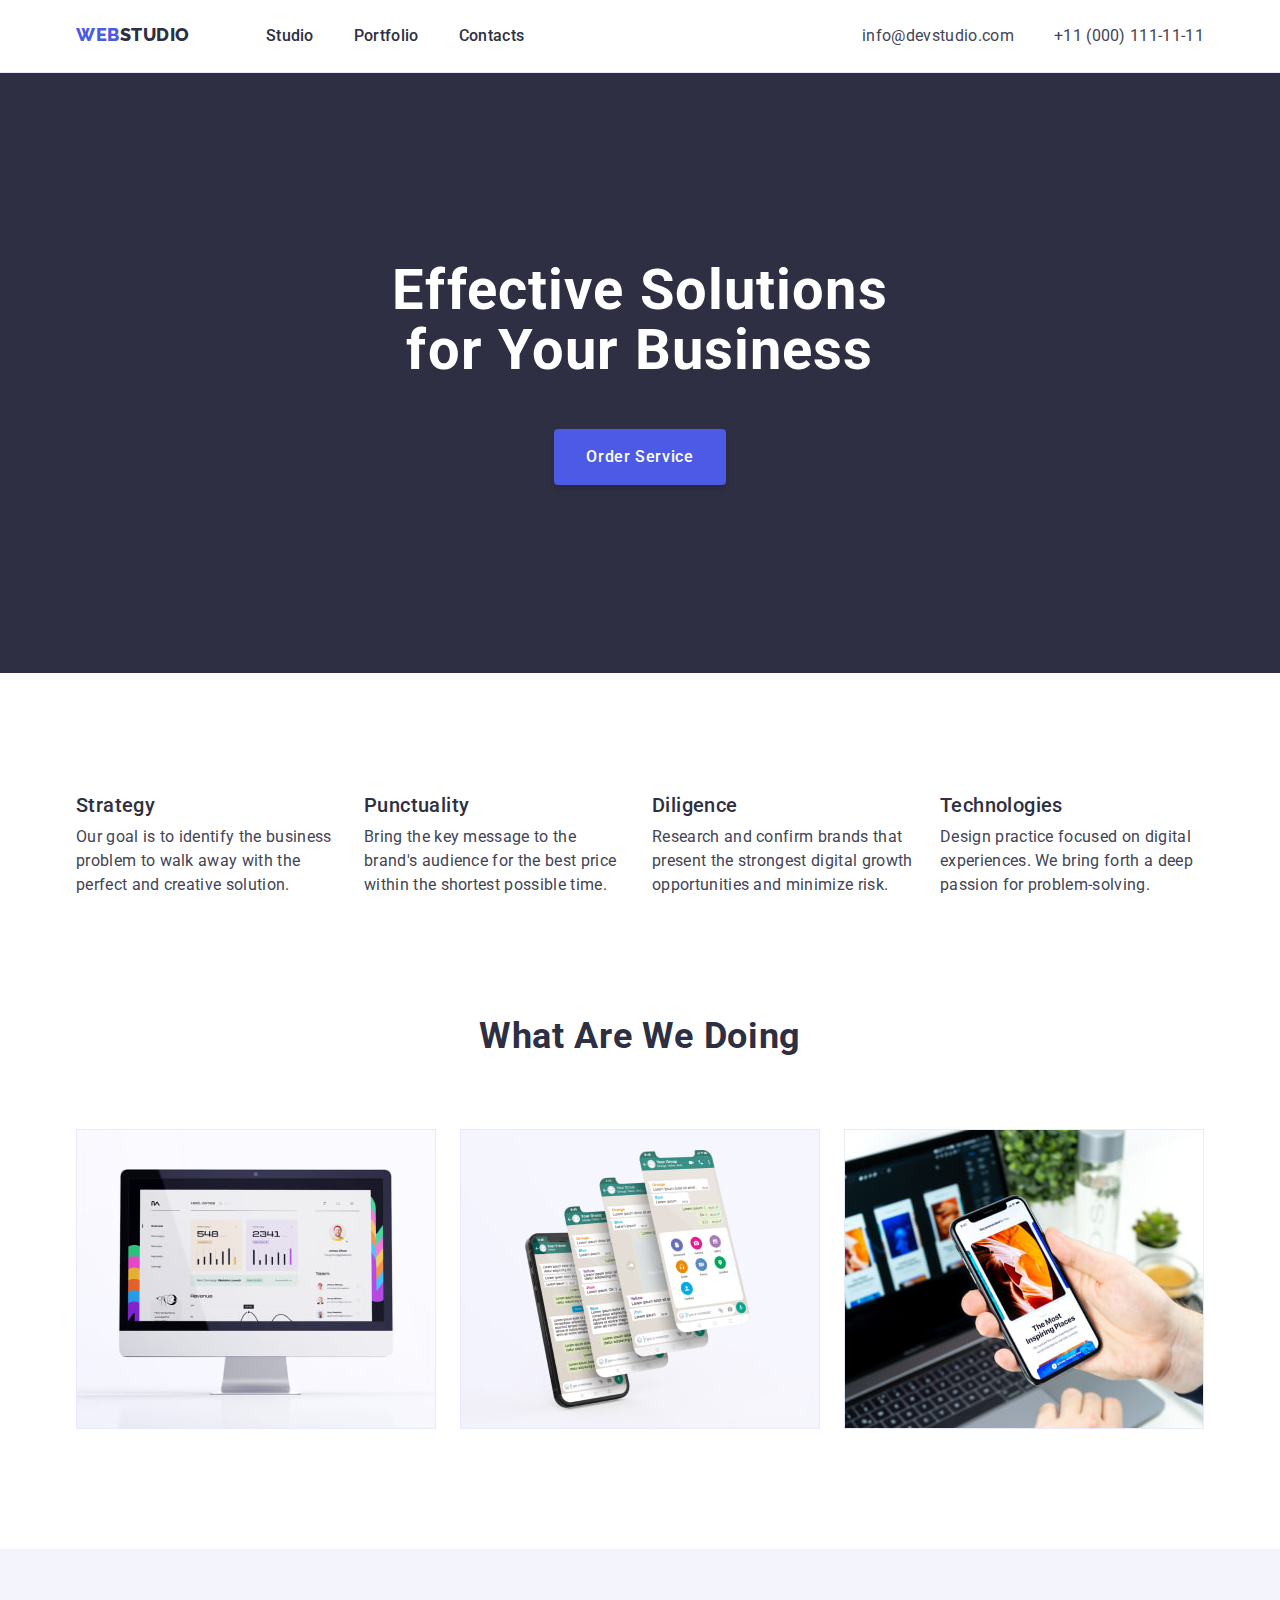
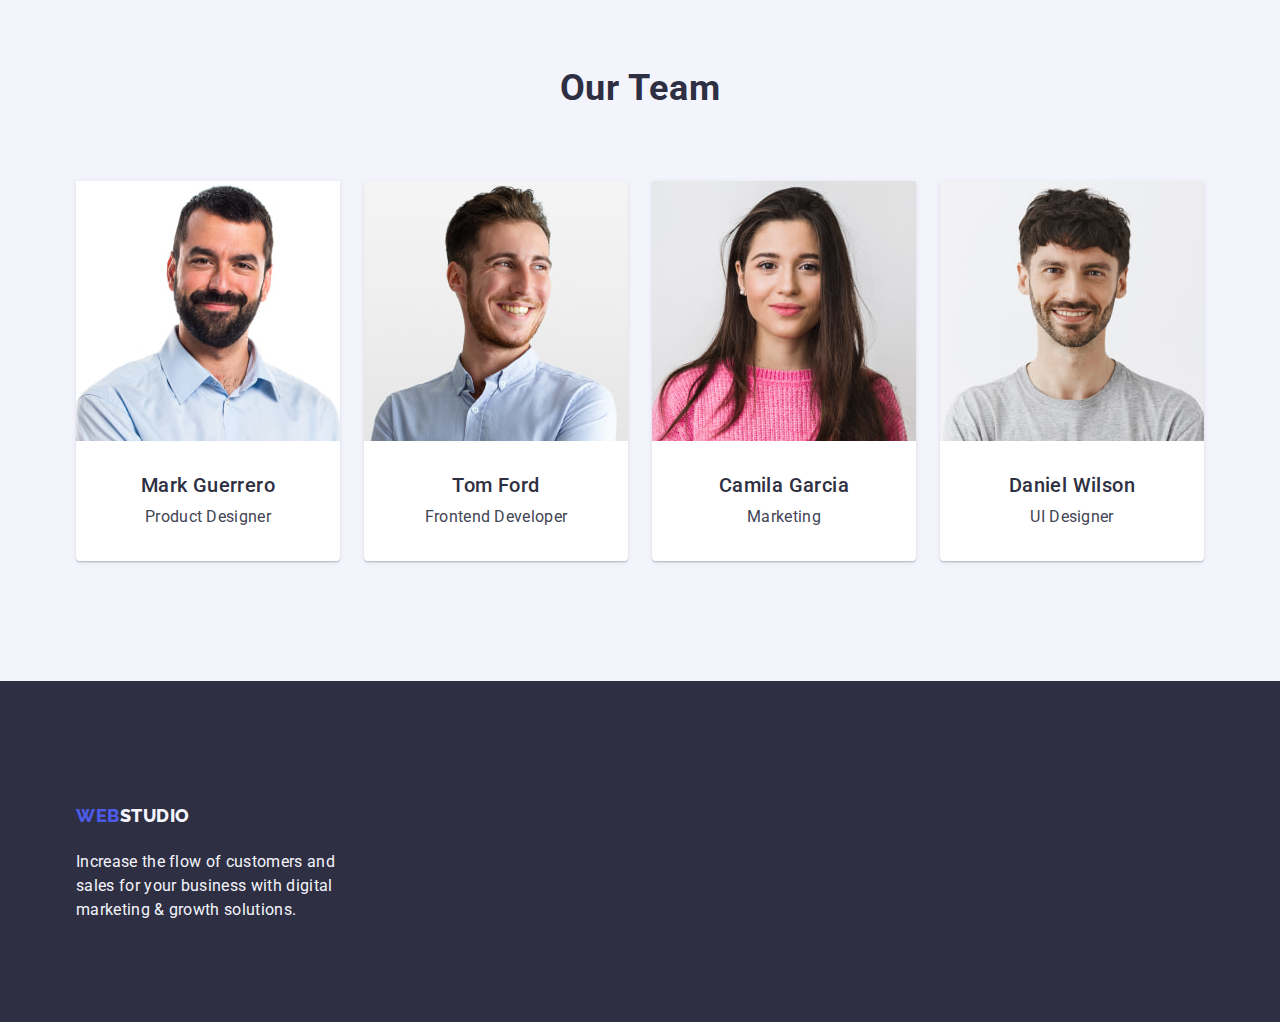
<file: index.html>
<!DOCTYPE html>
<html lang="en">
  <head>
    <meta charset="UTF-8" />
    <meta http-equiv="X-UA-Compatible" content="IE=edge" />
    <meta name="viewport" content="width=device-width, initial-scale=1.0" />
    <title>Studio</title>
    <link rel="preconnect" href="https://fonts.googleapis.com" />
    <link rel="preconnect" href="https://fonts.gstatic.com" crossorigin />
    <link
      rel="stylesheet"
      href="https://cdnjs.cloudflare.com/ajax/libs/modern-normalize/1.1.0/modern-normalize.min.css"
    />
    <link
      href="https://fonts.googleapis.com/css2?family=Raleway:wght@800&family=Roboto:wght@400;500;700&display=swap"
      rel="stylesheet"
    />
    <link rel="stylesheet" href="./css/styles.css" />
  </head>
  <body>
    <header class="header">
      <div class="container">
        <nav class="header-navigation">
          <a class="logo link" href="./index.html">
            Web<span class="logo-second-part">Studio</span>
          </a>
          <ul class="header-list list">
            <li class="item">
              <a class="header-link link" href="./index.html">Studio</a>
            </li>
            <li class="item">
              <a class="header-link link" href="./portfolio.html">Portfolio</a>
            </li>
            <li class="item">
              <a class="header-link link" href="">Contacts</a>
            </li>
          </ul>
        </nav>
        <address class="address">
          <ul class="address-list list">
            <li class="item">
              <a class="address-link link" href="mailto:info@devstudio.com"
                >info@devstudio.com
              </a>
            </li>
            <li class="item">
              <a class="address-link link" href="tel:+110001111111"
                >+11 (000) 111-11-11</a
              >
            </li>
          </ul>
        </address>
      </div>
    </header>
    <main>
      <section class="section-hero">
        <h1 class="hero-title">Effective Solutions for Your Business</h1>
        <button class="hero-button button" type="button">Order Service</button>
      </section>
      <section class="section-advantages">
        <div class="container">
          <h2 class="advantages-title title-hidden" hidden>Advantages</h2>
          <ul class="advantages-list list">
            <li class="item">
              <h3 class="advantages-subtitle subtitle">Strategy</h3>
              <p class="advantages-text text">
                Our goal is to identify the business problem to walk away with
                the perfect and creative solution.
              </p>
            </li>
            <li class="item">
              <h3 class="advantages-subtitle subtitle">Punctuality</h3>
              <p class="advantages-text text">
                Bring the key message to the brand's audience for the best price
                within the shortest possible time.
              </p>
            </li>
            <li class="item">
              <h3 class="advantages-subtitle subtitle">Diligence</h3>
              <p class="advantages-text text">
                Research and confirm brands that present the strongest digital
                growth opportunities and minimize risk.
              </p>
            </li>
            <li class="item">
              <h3 class="advantages-subtitle subtitle">Technologies</h3>
              <p class="advantages-text text">
                Design practice focused on digital experiences. We bring forth a
                deep passion for problem-solving.
              </p>
            </li>
          </ul>
        </div>
      </section>
      <section class="section-examples">
        <div class="container">
          <h2 class="examples-title second-title">What are we doing</h2>
          <ul class="examples-list list">
            <li class="item">
              <img
                src="./images/img-1.jpg"
                alt="monitor web app"
                width="360"
                height="300"
              />
            </li>
            <li class="item">
              <img
                src="./images/img-2.jpg"
                alt="phone with app"
                width="360"
                height="300"
              />
            </li>
            <li class="item">
              <img
                src="./images/img-3.jpg"
                alt="phone with app"
                width="360"
                height="300"
              />
            </li>
          </ul>
        </div>
      </section>
      <section class="section-team">
        <div class="container">
          <h2 class="team-title second-title">Our Team</h2>
          <ul class="team-list list">
            <li class="item">
              <img
                src="./images/member-1.jpg"
                alt="man"
                width="264"
                height="260"
              />
              <div class="content">
                <h3 class="team-subtitle subtitle">Mark Guerrero</h3>
                <p class="team-text text">Product Designer</p>
              </div>
            </li>
            <li class="item">
              <img
                src="./images/member-2.jpg"
                alt="man"
                width="264"
                height="260"
              />
              <div class="content">
                <h3 class="team-subtitle subtitle">Tom Ford</h3>
                <p class="team-text text">Frontend Developer</p>
              </div>
            </li>
            <li class="item">
              <img
                src="./images/member-3.jpg"
                alt="woman"
                width="264"
                height="260"
              />
              <div class="content">
                <h3 class="team-subtitle subtitle">Camila Garcia</h3>
                <p class="team-text text">Marketing</p>
              </div>
            </li>
            <li class="item">
              <img
                src="./images/member-4.jpg"
                alt="man"
                width="264"
                height="260"
              />
              <div class="content">
                <h3 class="team-subtitle subtitle">Daniel Wilson</h3>
                <p class="team-text text">UI Designer</p>
              </div>
            </li>
          </ul>
        </div>
      </section>
    </main>
    <footer class="footer">
      <div class="container">
        <div class="content">
          <a class="logo link" href="./index.html"
            >Web<span class="logo-second-part">Studio</span>
          </a>
          <p class="footer-text text">
            Increase the flow of customers and sales for your business with
            digital marketing & growth solutions.
          </p>
        </div>
      </div>
    </footer>
  </body>
</html>
</file>
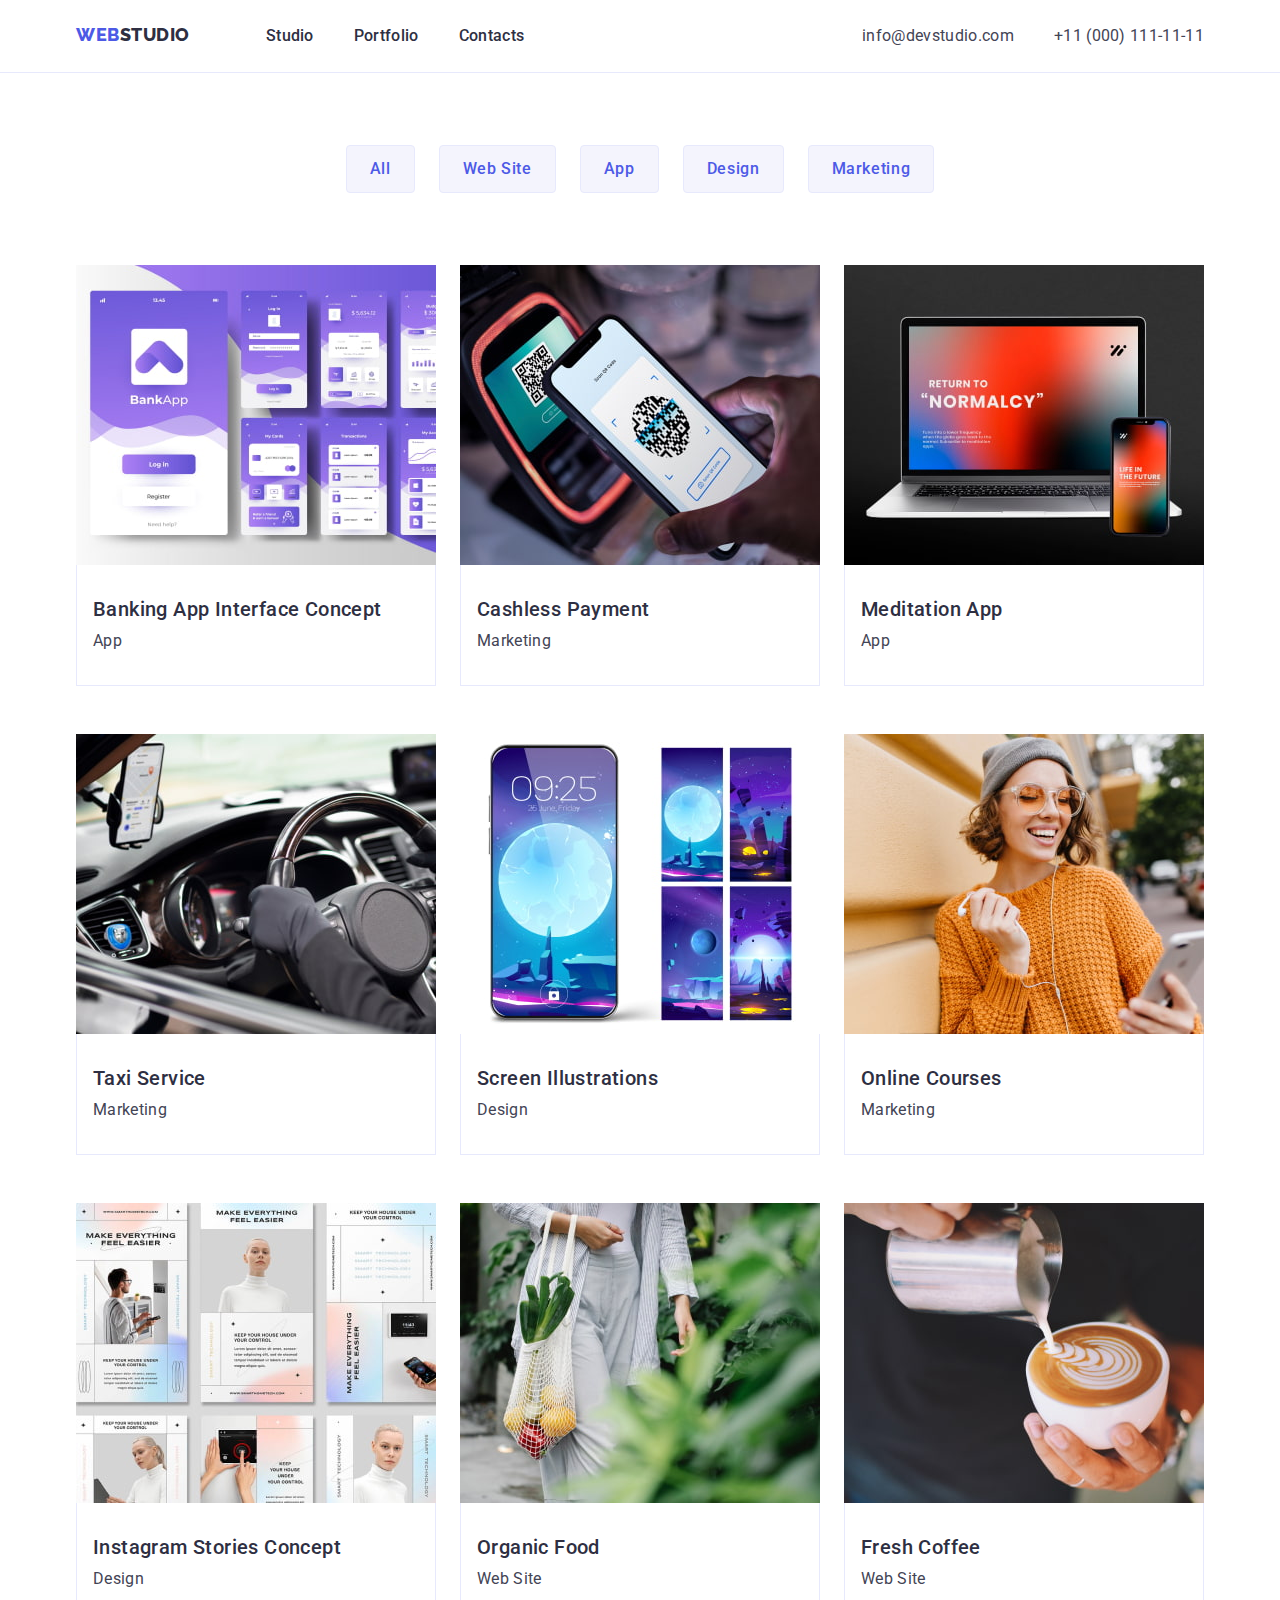
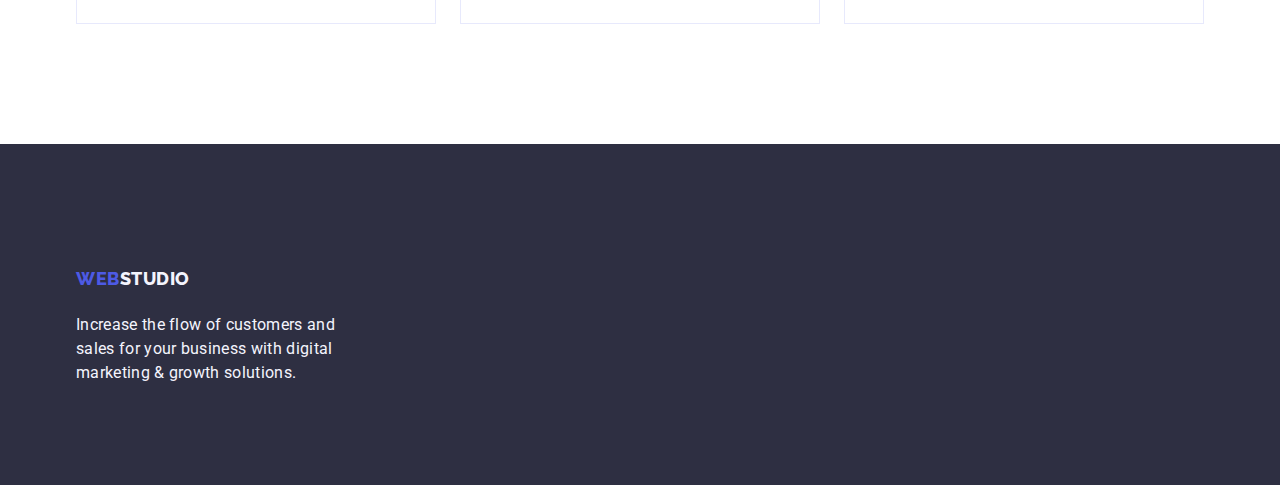
<file: portfolio.html>
<!DOCTYPE html>
<html lang="en">
  <head>
    <meta charset="UTF-8" />
    <meta http-equiv="X-UA-Compatible" content="IE=edge" />
    <meta name="viewport" content="width=device-width, initial-scale=1.0" />
    <title>Studio</title>
    <link rel="preconnect" href="https://fonts.googleapis.com" />
    <link rel="preconnect" href="https://fonts.gstatic.com" crossorigin />
    <link
      rel="stylesheet"
      href="https://cdnjs.cloudflare.com/ajax/libs/modern-normalize/1.1.0/modern-normalize.min.css"
    />
    <link
      href="https://fonts.googleapis.com/css2?family=Raleway:wght@800&family=Roboto:wght@400;500;700&display=swap"
      rel="stylesheet"
    />
    <link rel="stylesheet" href="./css/styles.css" />
  </head>
  <body>
    <header class="header">
      <div class="container">
        <nav class="header-navigation">
          <a class="logo link" href="./index.html">
            Web<span class="logo-second-part">Studio</span>
          </a>
          <ul class="header-list list">
            <li class="item">
              <a class="header-link link" href="./index.html">Studio</a>
            </li>
            <li class="item">
              <a class="header-link link" href="./portfolio.html">Portfolio</a>
            </li>
            <li class="item">
              <a class="header-link link" href="">Contacts</a>
            </li>
          </ul>
        </nav>
        <address class="address">
          <ul class="address-list list">
            <li class="item">
              <a class="address-link link" href="mailto:info@devstudio.com"
                >info@devstudio.com
              </a>
            </li>
            <li class="item">
              <a class="address-link link" href="tel:+110001111111"
                >+11 (000) 111-11-11</a
              >
            </li>
          </ul>
        </address>
      </div>
    </header>
    <main>
      <section class="section-application">
        <div class="container">
          <h1 class="title-hidden" hidden>
            Effective Solutions for Your Business
          </h1>
          <ul class="application-button-list list">
            <li class="item">
              <button class="application-button button" type="button">
                All
              </button>
            </li>
            <li class="item">
              <button class="application-button button" type="button">
                Web Site
              </button>
            </li>
            <li class="item">
              <button class="application-button button" type="button">
                App
              </button>
            </li>
            <li class="item">
              <button class="application-button button" type="button">
                Design
              </button>
            </li>
            <li class="item">
              <button class="application-button button" type="button">
                Marketing
              </button>
            </li>
          </ul>
          <ul class="application-list list">
            <li class="item">
              <a href="" class="application-link link"
                ><img
                  src="./images/portfolio-img-1.jpg"
                  alt="banking app interface"
                  width="360"
                  height="300"
                />
                <div class="content">
                  <h2 class="application-subtitle subtitle">
                    Banking App Interface Concept
                  </h2>
                  <p class="application-text text">App</p>
                </div>
              </a>
            </li>
            <li class="item">
              <a href="" class="application-link link"
                ><img
                  src="./images/portfolio-img-2.jpg"
                  alt="payment by using qr-code"
                  width="360"
                  height="300"
                />
                <div class="content">
                  <h2 class="application-subtitle subtitle">
                    Cashless Payment
                  </h2>
                  <p class="application-text text">Marketing</p>
                </div>
              </a>
            </li>
            <li class="item">
              <a href="" class="application-link link"
                ><img
                  src="./images/portfolio-img-3.jpg"
                  alt="app on a notebook and a phone"
                  width="360"
                  height="300"
                />
                <div class="content">
                  <h2 class="application-subtitle subtitle">Meditation App</h2>
                  <p class="application-text text">App</p>
                </div>
              </a>
            </li>
            <li class="item">
              <a href="" class="application-link link"
                ><img
                  src="./images/portfolio-img-4.jpg"
                  alt="taxi car"
                  width="360"
                  height="300"
                />
                <div class="content">
                  <h2 class="application-subtitle subtitle">Taxi Service</h2>
                  <p class="application-text text">Marketing</p>
                </div>
              </a>
            </li>
            <li class="item">
              <a href="" class="application-link link">
                <img
                  src="./images/portfolio-img-5.jpg"
                  alt="themes for phone"
                  width="360"
                  height="300"
                />
                <div class="content">
                  <h2 class="application-subtitle subtitle">
                    Screen Illustrations
                  </h2>
                  <p class="application-text text">Design</p>
                </div>
              </a>
            </li>
            <li class="item">
              <a href="" class="application-link link"
                ><img
                  src="./images/portfolio-img-6.jpg"
                  alt="girl with a bih smile who is watching something on the phone"
                  width="360"
                  height="300"
                />
                <div class="content">
                  <h2 class="application-subtitle subtitle">Online Courses</h2>
                  <p class="application-text text">Marketing</p>
                </div>
              </a>
            </li>
            <li class="item">
              <a href="" class="application-link link"
                ><img
                  src="./images/portfolio-img-7.jpg"
                  alt="examples of stories"
                  width="360"
                  height="300"
                />
                <div class="content">
                  <h2 class="application-subtitle subtitle">
                    Instagram Stories Concept
                  </h2>
                  <p class="application-text text">Design</p>
                </div>
              </a>
            </li>
            <li class="item">
              <a href="" class="application-link link"
                ><img
                  src="./images/portfolio-img-8.jpg"
                  alt="men who is holding an organic packet with organic vegetables"
                  width="360"
                  height="300"
                />
                <div class="content">
                  <h2 class="application-subtitle subtitle">Organic Food</h2>
                  <p class="application-text text">Web Site</p>
                </div>
              </a>
            </li>
            <li class="item">
              <a href="" class="application-link link">
                <img
                  src="./images/portfolio-img-9.jpg"
                  alt="coffee"
                  width="360"
                  height="300"
                />
                <div class="content">
                  <h2 class="application-subtitle subtitle">Fresh Coffee</h2>
                  <p class="application-text text">Web Site</p>
                </div>
              </a>
            </li>
          </ul>
        </div>
      </section>
    </main>
    <footer class="footer">
      <div class="container">
        <div class="content">
          <a class="logo link" href="./index.html"
            >Web<span class="logo-second-part">Studio</span>
          </a>
          <p class="footer-text text">
            Increase the flow of customers and sales for your business with
            digital marketing & growth solutions.
          </p>
        </div>
      </div>
    </footer>
  </body>
</html>
</file>
<file: css/styles.css>
:root {
}
body {
  font-family: "Roboto", sans-serif;

  background-color: #ffffff;
  color: #434455;
}
h1,
h2,
h3,
p {
  margin-top: 0px;
  margin-bottom: 0px;
}
img {
  display: block;
  max-width: 100%;
  height: auto;
}
.link {
  text-decoration: none;
}
.list {
  margin-top: 0px;
  margin-bottom: 0px;
  padding-left: 0px;

  list-style: none;
}
.second-title {
  font-weight: 700;
  font-size: 36px;
  line-height: 1.11;
  text-align: center;
  letter-spacing: 0.02em;
  text-transform: capitalize;

  color: #2e2f42;
}
.subtitle {
  font-weight: 500;
  font-size: 20px;
  line-height: 1.2;
  letter-spacing: 0.02em;
  text-transform: capitalize;

  color: #2e2f42;
}
.title-hidden {
  position: absolute;
  width: 1px;
  height: 1px;
  margin: -1px;
  border: 0;
  padding: 0;
  white-space: nowrap;
  clip-path: inset(100%);
  clip: rect(0 0 0 0);
  overflow: hidden;
}
.text {
  font-size: 16px;
  line-height: 1.5;
  letter-spacing: 0.02em;
}
.button {
  display: inline-block;

  font-family: inherit;
  font-weight: 500;
  font-size: 16px;
  line-height: 1.5;
  letter-spacing: 0.04em;
  text-align: center;
  cursor: pointer;

  border-radius: 4px;
  border-width: 1px;
  border-style: solid;
  border-color: transparent;
}
.logo {
  display: block;
  padding-top: 24px;
  padding-bottom: 24px;

  font-family: "Raleway", sans-serif;
  font-weight: 800;
  font-size: 18px;
  line-height: 1.17;
  letter-spacing: 0.03em;
  text-transform: uppercase;

  color: #4d5ae5;
}
.container {
  width: 1158px;
  margin-left: auto;
  margin-right: auto;
  padding-left: 15px;
  padding-right: 15px;
}
/* --------------------MAIN PAGE--------------------- */

/* ----------------------HEADER--------------------- */

.header {
  border-bottom: 1px solid #e7e9fc;
}
.header > .container {
  display: flex;
}
.header-navigation {
  display: flex;
}
.header .logo-second-part {
  color: #2e2f42;
}
.header-list {
  margin-left: 76px;
  display: flex;
}
.header-list .item + .item {
  margin-left: 40px;
}
.header-link {
  display: inline-block;
  padding-top: 24px;
  padding-bottom: 24px;

  font-weight: 500;
  font-size: 16px;
  line-height: 1.5;
  letter-spacing: 0.02em;

  color: #2e2f42;
}
.header-link:is(:hover, :focus) {
  color: #404bbf;
}
.address {
  margin-left: auto;

  font-style: normal;
}
.address-list {
  display: flex;
}
.address-list .item + .item {
  margin-left: 40px;
}
.address-list .address-link {
  font-size: 16px;
  line-height: 24px;
  letter-spacing: 0.02em;

  color: currentColor;
}
.address-link {
  display: inline-block;
  padding-top: 24px;
  padding-bottom: 24px;
}
.address-link:is(:hover, :focus) {
  color: #404bbf;
}

/* ----------------------HERO--------------------- */

.section-hero {
  padding-top: 188px;
  padding-bottom: 188px;
  background-color: #2e2f42;
  text-align: center;
}
/* .section-hero > .container {
  display: flex;
  flex-direction: column;
  align-items: center;
} */
.hero-title {
  margin-left: auto;
  margin-right: auto;

  width: 496px;
  font-weight: 700;
  font-size: 56px;
  line-height: 1.07;
  letter-spacing: 0.02em;
  color: #ffffff;
}
.hero-button {
  margin-top: 48px;
  padding-left: 31px;
  padding-right: 31px;
  padding-top: 15px;
  padding-bottom: 15px;

  color: #ffffff;

  background-color: #4d5ae5;
  box-shadow: 0px 4px 4px rgba(0, 0, 0, 0.15);
}
.hero-button:is(:hover, :focus) {
  background-color: #404bbf;
}

/* --------------------ADVANTAGES--------------------- */

.section-advantages {
  padding-top: 120px;
  padding-bottom: 120px;
}
.advantages-title {
}
.advantages-list {
  display: flex;
}
.advantages-list > .item {
  width: calc((100% - 3 * 24px) / 4);
}
.advantages-list .item + .item {
  margin-left: 24px;
}
.advantages-subtitle {
  margin-bottom: 8px;
}
.advantages-text {
}

/* --------------------Examples--------------------- */
.section-examples {
  padding-bottom: 120px;
}
.examples-title {
}
.examples-list {
  display: flex;
  margin-top: 72px;
}
.examples-list > .item {
  width: calc((100% - 2 * 24px) / 3);
}
.examples-list .item + .item {
  margin-left: 24px;
}

/* ----------------------TEAM--------------------- */

.section-team {
  padding-top: 120px;
  padding-bottom: 120px;

  background-color: #f4f4fd;
}
.team-title {
}
.team-list {
  display: flex;
  margin-top: 72px;
}
.team-list > .item {
  width: calc((100% - 3 * 24px) / 4);

  background-color: #ffffff;
  box-shadow: 0px 1px 6px rgba(46, 47, 66, 0.08),
    0px 1px 1px rgba(46, 47, 66, 0.16), 0px 2px 1px rgba(46, 47, 66, 0.08);
  border-radius: 0px 0px 4px 4px;
}
.team-list .item + .item {
  margin-left: 24px;
}
.team-list .content {
  padding-left: 16px;
  padding-right: 16px;
  padding-top: 32px;
  padding-bottom: 32px;
}
.team-subtitle {
  text-align: center;
  margin-bottom: 8px;
}
.team-text {
  text-align: center;
}

/* ----------------------FOOTER--------------------- */

.footer {
  padding-top: 100px;
  padding-bottom: 100px;
  background-color: #2e2f42;
}
.footer .content {
  width: 264px;
}
.footer-text {
  color: #f4f4fd;
}

.footer .logo-second-part {
  color: #f4f4fd;
}

/* --------------------PORTFOLIO PAGE--------------------- */

.section-application {
  padding-top: 72px;
  padding-bottom: 120px;
}
.application-button-list {
  display: flex;
  justify-content: center;
  margin-bottom: 72px;
}
.application-button-list .item + .item {
  margin-left: 24px;
}
.application-button {
  padding-left: 23px;
  padding-right: 23px;
  padding-top: 11px;
  padding-bottom: 11px;

  color: #4d5ae5;

  background-color: #f4f4fd;
  border-color: #e7e9fc;
}
.application-button:is(:hover, :focus) {
  color: #ffffff;

  background-color: #404bbf;
  box-shadow: 0px 3px 1px rgba(0, 0, 0, 0.1), 0px 2px 1px rgba(0, 0, 0, 0.08),
    0px 2px 2px rgba(0, 0, 0, 0.12);
  border-color: transparent;
}
.application-list {
  display: flex;
  flex-wrap: wrap;
  margin-left: -24px;
  margin-bottom: -48px;
}
.application-list .item {
  width: calc((100% - 3 * 24px) / 3);
  margin-left: 24px;
  margin-bottom: 48px;
}

.application-link {
  color: currentColor;
}
.application-subtitle {
  margin-bottom: 8px;
}
.application-text {
}
.application-list .content {
  padding-top: 32px;
  padding-bottom: 32px;
  padding-left: 16px;
  padding-right: 16px;
  border: 1px solid #e7e9fc;
  border-top: 0px;
}
</file>
